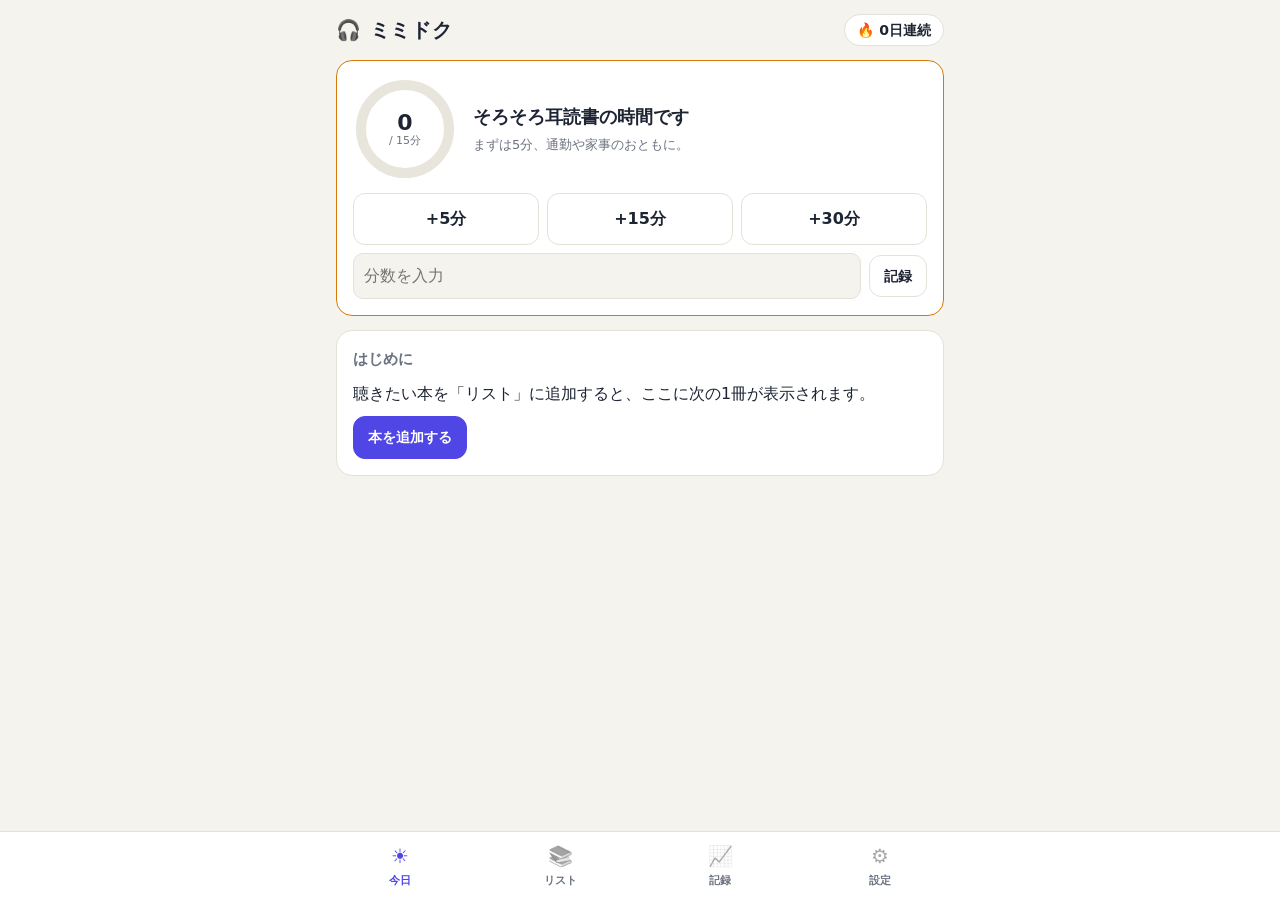
<file: index.html>
<!doctype html>
<html lang="ja">
<head>
<meta charset="utf-8">
<meta name="viewport" content="width=device-width, initial-scale=1, viewport-fit=cover">
<title>ミミドク — 耳読書の積読リスト＆習慣トラッカー</title>
<meta name="description" content="audiobook.jp と Audible の「次に聴く」リストを見える化し、1日1回の耳読書を習慣にするアプリ">
<meta name="theme-color" content="#1d2433">
<link rel="manifest" href="manifest.webmanifest">
<link rel="icon" href="icon.svg" type="image/svg+xml">
<link rel="apple-touch-icon" href="icon.svg">
<link rel="stylesheet" href="style.css">
</head>
<body>
<header class="top">
  <h1><span class="logo" aria-hidden="true">🎧</span> ミミドク</h1>
  <div id="streakChip" class="chip"></div>
</header>

<main id="view"></main>

<nav class="tabs" aria-label="メニュー">
  <button data-tab="today"><span>☀️</span>今日</button>
  <button data-tab="list"><span>📚</span>リスト</button>
  <button data-tab="stats"><span>📈</span>記録</button>
  <button data-tab="settings"><span>⚙️</span>設定</button>
</nav>

<div id="toast" role="status" aria-live="polite"></div>
<script src="app.js"></script>
</body>
</html>
</file>
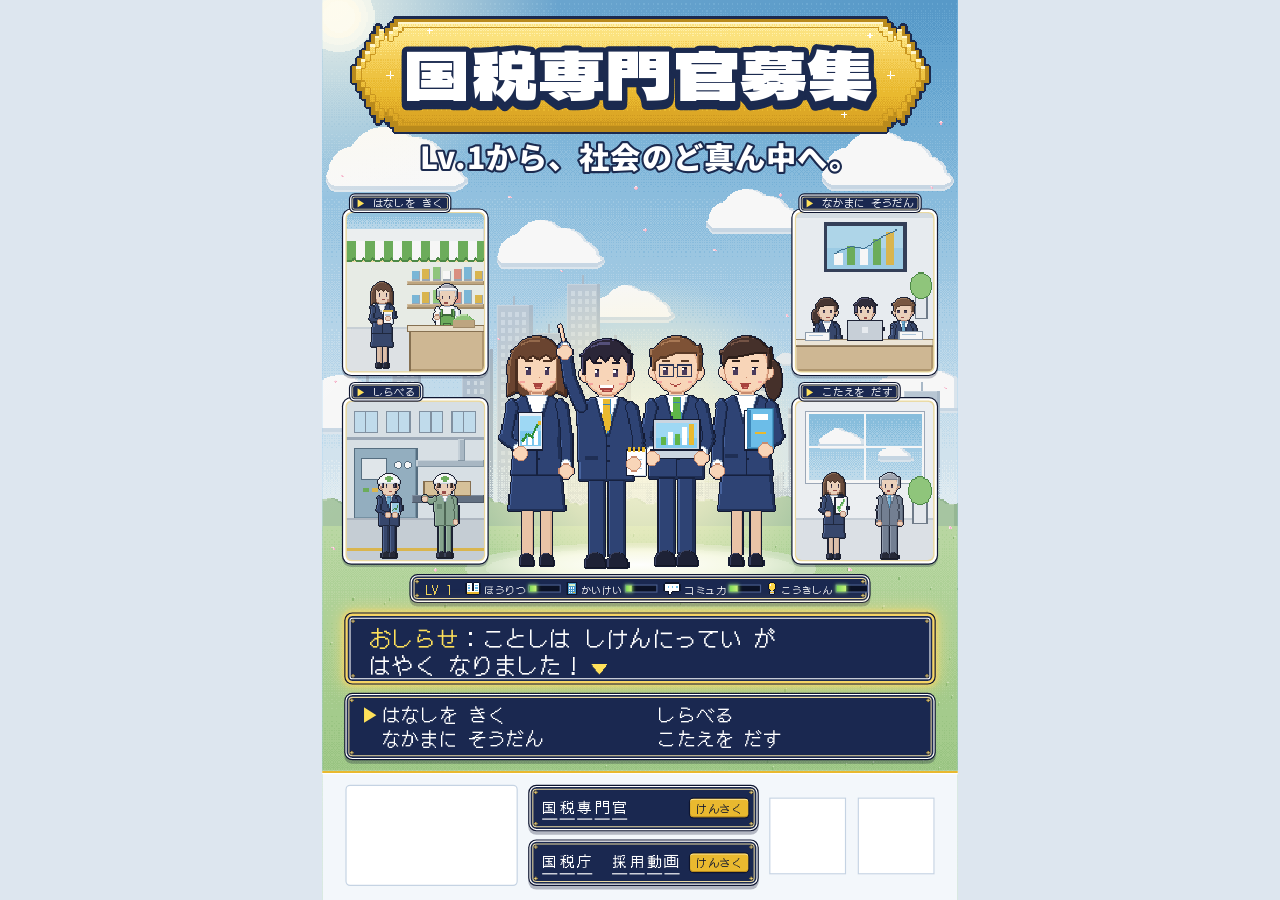
<file: poster/poster.html>
<!doctype html>
<html lang="ja">
<head>
<meta charset="utf-8">
<meta name="viewport" content="width=device-width, initial-scale=1">
<title>国税専門官募集 ポスター</title>
<link rel="preconnect" href="https://fonts.googleapis.com">
<link rel="preconnect" href="https://fonts.gstatic.com" crossorigin>
<link href="https://fonts.googleapis.com/css2?family=DotGothic16&family=Dela+Gothic+One&family=Noto+Sans+JP:wght@900&display=block" rel="stylesheet">
<style>
  /*
   * The poster is laid out on its art grid: 1 CSS px = 1 pixel-art dot.
   * 546 x 773 dots = B3 (364 x 515 mm, 1:1.414) at 1.5 dots/mm.
   * render.cjs screenshots it at deviceScaleFactor 8 for print.
   */
  :root {
    --navy: #1A2850;
    --navy-deep: #0E1530;
    --white: #FFFFFF;
    --pale-gold: #EAD9A0;
    --gold: #E9B92F;
    --gold-hi: #FFE15A;
    --sky: #6CBDE8;
    --green: #5FB548;
    --band: #F3F7FB;
    --line: #C5D3E3;
  }
  html, body { margin: 0; background: #DDE6EF; }
  body { min-height: 100vh; display: flex; align-items: flex-start; justify-content: center; }
  #stage { transform-origin: top center; }
  #poster {
    position: relative; width: 546px; height: 773px; overflow: hidden;
    background: #8FCBF2;
    font-family: "DotGothic16", sans-serif; color: var(--white);
    -webkit-font-smoothing: antialiased;
  }
  .abs { position: absolute; }
  .px { image-rendering: pixelated; image-rendering: crisp-edges; display: block; }
  .full { position: absolute; left: 0; top: 0; width: 546px; height: 773px; }

  /* ---- Layer 1: pale, soft, low-contrast backdrop ---- */
  #bg { filter: blur(0.6px) saturate(0.78) contrast(0.88) brightness(1.03); }
  #sunlight {
    background:
      radial-gradient(ellipse 260px 220px at 8px 6px, rgba(255,252,236,.85), rgba(255,250,230,.35) 45%, rgba(255,250,230,0) 75%),
      linear-gradient(135deg, rgba(255,255,255,.18) 0%, rgba(255,255,255,0) 40%);
  }

  /* ---- Title (zone 1) and catch copy (zone 2) ---- */
  svg text { font-kerning: normal; }
  #title text { font-family: "Dela Gothic One", "Noto Sans JP", sans-serif; }
  #catch text { font-family: "Noto Sans JP", sans-serif; font-weight: 900; }

  /* ---- Focal light behind the four characters ---- */
  #glow {
    left: 113px; top: 236px; width: 320px; height: 270px;
    background: radial-gradient(ellipse at 50% 55%, rgba(255,250,222,.95) 0%, rgba(255,246,206,.6) 35%, rgba(255,246,206,0) 70%);
  }
  #spot {
    left: 140px; top: 468px; width: 266px; height: 34px; border-radius: 50%;
    background: radial-gradient(ellipse at 50% 50%, rgba(255,255,255,.95) 0%, rgba(255,255,240,.7) 45%, rgba(255,255,240,0) 72%);
  }

  /* ---- Layer 2: scene panels ---- */
  .panel {
    width: 118px; height: 136px; padding: 1px; border: 2px solid var(--white); border-radius: 7px;
    background: var(--pale-gold);
    box-shadow: 0 0 0 1px var(--navy-deep), 0 2px 0 1px rgba(14,21,48,.25);
  }
  .panel img { width: 118px; height: 136px; border-radius: 5px; filter: saturate(.8) contrast(.93) blur(.22px); }
  .tab {
    position: absolute; left: 4px; top: -15px; height: 13px; padding: 0 5px 0 4px;
    background: var(--navy); border: 1px solid var(--white); border-radius: 4px;
    box-shadow: 0 0 0 1px var(--navy-deep), inset 0 0 0 1px var(--navy), inset 0 0 0 1.6px var(--pale-gold);
    font-size: 9px; line-height: 13px; white-space: nowrap; letter-spacing: .2px;
  }
  .tab b, .cmd b { color: var(--gold-hi); font-weight: normal; }

  /* ---- Shared UI window ---- */
  .win {
    position: absolute; box-sizing: border-box;
    background: var(--navy); border: 1.5px solid var(--white); border-radius: 6px;
    box-shadow: 0 0 0 1px var(--navy-deep), inset 0 0 0 1.5px var(--navy), inset 0 0 0 2.4px var(--pale-gold),
                0 3px 0 1px rgba(14,21,48,.28);
  }
  .cn { position: absolute; width: 1px; height: 1px; background: #FFF4C2;
        box-shadow: 1px 0 var(--gold), -1px 0 var(--gold), 0 1px var(--gold), 0 -1px var(--gold); }
  .cn.tl { left: 4px; top: 4px; } .cn.tr { right: 4px; top: 4px; }
  .cn.bl { left: 4px; bottom: 4px; } .cn.br { right: 4px; bottom: 4px; }

  /* status bar */
  #status { left: 76px; top: 494px; width: 394px; height: 23px; display: flex; align-items: center; gap: 0; padding: 0 9px 0 12px; }
  #status .lv { color: var(--gold-hi); font-size: 11px; letter-spacing: .5px; margin-right: 10px; white-space: nowrap; }
  #status .stat { display: flex; align-items: center; flex: 1; gap: 3px; }
  #status .stat img { height: 11px; width: auto; }
  #status .stat span { font-size: 8.5px; white-space: nowrap; }
  #status .gauge { position: relative; width: 26px; height: 5px; margin-left: auto; margin-right: 6px; background: #0B1226;
                   box-shadow: 0 0 0 1px #4A5D8E; }
  #status .gauge i { position: absolute; left: 0; top: 0; bottom: 0; background: linear-gradient(90deg, #7CDB5A, #C9F27A);
                     box-shadow: 0 0 3px 1px rgba(160,240,110,.75); }

  /* notice window: the most eye-catching UI element */
  #notice {
    left: 20px; top: 527px; width: 506px; height: 60px; padding: 7px 16px 0 18px;
    border: 2px solid #F6D466;
    box-shadow: 0 0 0 1px var(--navy-deep), inset 0 0 0 1.5px var(--navy), inset 0 0 0 2.4px var(--white),
                0 0 5px 2px rgba(255,214,90,.85), 0 0 14px 5px rgba(255,220,120,.5);
    font-size: 19px; line-height: 23px; letter-spacing: .4px;
  }
  #notice .k { color: var(--gold-hi); }
  #notice .next { color: var(--gold-hi); font-size: 14px; margin-left: 6px; animation: blink 1s steps(1) infinite; }
  @keyframes blink { 50% { opacity: 0; } }

  /* command window */
  #command {
    left: 20px; top: 596px; width: 506px; height: 56px; padding: 6px 0 0 30px;
    display: grid; grid-template-columns: 1fr 1fr; grid-auto-rows: 21px; font-size: 16px; line-height: 21px;
  }
  .cmd { white-space: nowrap; letter-spacing: .4px; }
  .cmd b { display: inline-block; width: 18px; margin-left: -18px; }

  /* ---- Zone 6: exam information band ---- */
  #band { left: 0; top: 662px; width: 546px; height: 111px; background: var(--band);
          box-shadow: inset 0 2px 0 var(--gold), inset 0 3px 0 #FFFFFF; }
  #dates { left: 20px; top: 674px; width: 148px; height: 87px; background: #FFFFFF; border: 1px solid var(--line);
           border-radius: 4px; box-sizing: border-box; }
  .search { width: 196px; height: 38px; display: flex; align-items: center; padding: 0 7px 0 10px; }
  .slots { display: flex; gap: 2px; flex: 1; }
  .slot { width: 13px; height: 18px; font-size: 12.5px; line-height: 16px; text-align: center; border-bottom: 1px solid #FFFFFF; }
  .slot.sp { border-bottom-color: transparent; }
  .kensaku { height: 16px; padding: 0 5px; border-radius: 3px; background: var(--gold); color: var(--navy-deep);
             font-size: 9.5px; line-height: 16px; box-shadow: inset 0 1px 0 #FFE89A, inset 0 -1px 0 #B98A1C, 0 0 0 1px var(--navy-deep); }
  .qr { width: 66px; height: 66px; background: #FFFFFF; border: 1px solid var(--line); box-sizing: border-box; }
</style>
</head>
<body>
<div id="stage">
<div id="poster">
  <!-- Layer 1: background -->
  <img id="bg" class="full px" src="art/background.png" alt="">
  <div id="sunlight" class="full"></div>

  <!-- Zone 1: title logo on gold emblem plate -->
  <img class="full px" src="art/title_plate.png" alt="">
  <svg id="title" class="abs" style="left:0;top:0" width="546" height="120" viewBox="0 0 546 120">
    <text x="273" y="87" text-anchor="middle" font-size="56" letter-spacing="2"
          fill="#1B2A4F" stroke="#1B2A4F" stroke-width="9" stroke-linejoin="round" transform="translate(0 3)">国税専門官募集</text>
    <text x="273" y="87" text-anchor="middle" font-size="56" letter-spacing="2"
          fill="#FFFFFF" stroke="#1B2A4F" stroke-width="9" stroke-linejoin="round" paint-order="stroke">国税専門官募集</text>
  </svg>

  <!-- Zone 2: catch copy -->
  <svg id="catch" class="abs" style="left:0;top:116px" width="546" height="40" viewBox="0 0 546 40">
    <text x="273" y="29" text-anchor="middle" font-size="26" letter-spacing="1"
          fill="#FFFFFF" stroke="#1B2A4F" stroke-width="3.6" stroke-linejoin="round" paint-order="stroke">Lv.1から、社会のど真ん中へ。</text>
  </svg>

  <!-- Zone 3: main visual -->
  <div id="glow" class="abs"></div>

  <div class="panel abs" style="left:18px;top:180px">
    <div class="tab"><b>▶</b> はなしを きく</div>
    <img class="px" src="art/panel_listen.png" alt="">
  </div>
  <div class="panel abs" style="left:18px;top:342px">
    <div class="tab"><b>▶</b> しらべる</div>
    <img class="px" src="art/panel_investigate.png" alt="">
  </div>
  <div class="panel abs" style="left:404px;top:180px">
    <div class="tab"><b>▶</b> なかまに そうだん</div>
    <img class="px" src="art/panel_consult.png" alt="">
  </div>
  <div class="panel abs" style="left:404px;top:342px">
    <div class="tab"><b>▶</b> こたえを だす</div>
    <img class="px" src="art/panel_answer.png" alt="">
  </div>

  <div id="spot" class="abs"></div>
  <img class="full px" src="art/characters.png" alt="">
  <img class="full px" src="art/petals.png" alt="">

  <div id="status" class="win">
    <span class="lv">LV 1</span>
    <div class="stat"><img class="px" src="art/icon_book.png" alt=""><span>ほうりつ</span><div class="gauge"><i style="width:22%"></i></div></div>
    <div class="stat"><img class="px" src="art/icon_calc.png" alt=""><span>かいけい</span><div class="gauge"><i style="width:18%"></i></div></div>
    <div class="stat"><img class="px" src="art/icon_talk.png" alt=""><span>コミュ力</span><div class="gauge"><i style="width:26%"></i></div></div>
    <div class="stat"><img class="px" src="art/icon_bulb.png" alt=""><span>こうきしん</span><div class="gauge"><i style="width:30%"></i></div></div>
  </div>

  <!-- Zone 4: notice window -->
  <div id="notice" class="win">
    <div><span class="k">おしらせ</span>：ことしは しけんにってい が</div>
    <div>はやく なりました！<span class="next">▼</span></div>
  </div>

  <!-- Zone 5: command window -->
  <div id="command" class="win">
    <div class="cmd"><b>▶</b>はなしを きく</div>
    <div class="cmd">しらべる</div>
    <div class="cmd">なかまに そうだん</div>
    <div class="cmd">こたえを だす</div>
  </div>

  <!-- Zone 6: information band -->
  <div id="band" class="abs"></div>
  <div id="dates" class="abs"></div>
  <div class="search win" style="left:178px;top:675px">
    <div class="slots"><span class="slot">国</span><span class="slot">税</span><span class="slot">専</span><span class="slot">門</span><span class="slot">官</span></div>
    <span class="kensaku">けんさく</span>
  </div>
  <div class="search win" style="left:178px;top:722px">
    <div class="slots"><span class="slot">国</span><span class="slot">税</span><span class="slot">庁</span><span class="slot sp"></span><span class="slot">採</span><span class="slot">用</span><span class="slot">動</span><span class="slot">画</span></div>
    <span class="kensaku">けんさく</span>
  </div>
  <div class="qr abs" style="left:384px;top:685px"></div>
  <div class="qr abs" style="left:460px;top:685px"></div>
</div>
</div>
<script>
  // pixel-accent corners on every UI window
  document.querySelectorAll('.win, .tab').forEach(function (w) {
    if (w.classList.contains('tab')) return;
    ['tl', 'tr', 'bl', 'br'].forEach(function (k) {
      var i = document.createElement('i'); i.className = 'cn ' + k; w.appendChild(i);
    });
  });
  // fit to the browser window unless rendering for print
  function fit() {
    if (location.search.indexOf('render') >= 0) return;
    var s = Math.min(window.innerWidth / 546, window.innerHeight / 773);
    document.getElementById('stage').style.transform = 'scale(' + s + ')';
  }
  window.addEventListener('resize', fit); fit();
</script>
</body>
</html>
</file>
<file: style.css>
:root {
  --bg: #f5f3ee;
  --card: #ffffff;
  --ink: #1d2433;
  --sub: #6b7280;
  --line: #e4e1d9;
  --accent: #4f46e5;
  --accent-ink: #ffffff;
  --ok: #16a34a;
  --warn: #d97706;
  --abj: #0d9488;      /* audiobook.jp */
  --aud: #ea7a0c;      /* Audible */
  --h0: #e8e5dd; --h1: #c7d2fe; --h2: #818cf8; --h3: #4338ca;
}
@media (prefers-color-scheme: dark) {
  :root {
    --bg: #12161f; --card: #1d2433; --ink: #eef0f5; --sub: #9aa3b5; --line: #2c3548;
    --accent: #818cf8; --accent-ink: #12161f;
    --h0: #262e40; --h1: #3730a3; --h2: #6366f1; --h3: #a5b4fc;
  }
}
* { box-sizing: border-box; }
html, body { margin: 0; }
body {
  background: var(--bg); color: var(--ink);
  font-family: system-ui, -apple-system, "Hiragino Sans", "Noto Sans JP", "Yu Gothic UI", sans-serif;
  line-height: 1.6; -webkit-text-size-adjust: 100%;
  padding-bottom: calc(76px + env(safe-area-inset-bottom));
}
button, input, select { font: inherit; color: inherit; }
button { cursor: pointer; }

.top {
  display: flex; align-items: center; justify-content: space-between;
  max-width: 640px; margin: 0 auto; padding: 14px 16px 6px;
}
.top h1 { font-size: 20px; margin: 0; letter-spacing: .04em; }
.chip {
  background: var(--card); border: 1px solid var(--line); border-radius: 999px;
  padding: 4px 12px; font-size: 14px; font-weight: 600;
}
main { max-width: 640px; margin: 0 auto; padding: 8px 16px 24px; }

.card {
  background: var(--card); border: 1px solid var(--line); border-radius: 16px;
  padding: 16px; margin-bottom: 14px;
}
.card h2 { font-size: 15px; margin: 0 0 10px; color: var(--sub); font-weight: 600; }
.muted { color: var(--sub); font-size: 13px; }
.row { display: flex; gap: 8px; align-items: center; flex-wrap: wrap; }
.grow { flex: 1 1 auto; min-width: 0; }

/* 今日 */
.hero { display: flex; gap: 16px; align-items: center; }
.ring { flex: 0 0 auto; width: 104px; height: 104px; position: relative; }
.ring svg { transform: rotate(-90deg); }
.ring .num {
  position: absolute; inset: 0; display: grid; place-content: center; text-align: center;
  font-weight: 700; font-size: 22px; line-height: 1.1;
}
.ring .num small { display: block; font-size: 11px; color: var(--sub); font-weight: 500; }
.hero h3 { margin: 0 0 4px; font-size: 18px; }
.nudge { border-color: var(--warn); }
.done-today { border-color: var(--ok); }

.btn {
  border: 1px solid var(--line); background: var(--card); border-radius: 12px;
  padding: 9px 14px; font-weight: 600; font-size: 14px; text-decoration: none; display: inline-block;
}
.btn.primary { background: var(--accent); border-color: var(--accent); color: var(--accent-ink); }
.btn.small { padding: 5px 10px; font-size: 13px; border-radius: 10px; }
.btn.ghost { border-color: transparent; background: transparent; color: var(--sub); }
.btn:active { transform: translateY(1px); }
.quick { display: grid; grid-template-columns: repeat(3, 1fr); gap: 8px; margin-top: 12px; }
.quick .btn { padding: 12px 0; font-size: 16px; text-align: center; }

.badge {
  display: inline-block; font-size: 11px; font-weight: 700; color: #fff;
  border-radius: 6px; padding: 1px 7px; vertical-align: middle; white-space: nowrap;
}
.badge.audiobookjp { background: var(--abj); }
.badge.audible { background: var(--aud); }

.bar { height: 8px; background: var(--h0); border-radius: 99px; overflow: hidden; margin: 8px 0 4px; }
.bar > i { display: block; height: 100%; background: var(--accent); border-radius: 99px; }

/* リスト */
.book { display: flex; gap: 10px; align-items: flex-start; padding: 12px 0; border-top: 1px solid var(--line); }
.book:first-of-type { border-top: 0; }
.book .pos {
  flex: 0 0 28px; height: 28px; border-radius: 50%; background: var(--h0);
  display: grid; place-content: center; font-weight: 700; font-size: 13px;
}
.book.listening .pos { background: var(--accent); color: var(--accent-ink); }
.book .t { font-weight: 600; word-break: break-word; }
.book .t a { color: inherit; }
.book .acts { margin-top: 6px; }
.seg { display: flex; background: var(--h0); border-radius: 12px; padding: 3px; margin-bottom: 12px; }
.seg button { flex: 1; border: 0; background: transparent; border-radius: 9px; padding: 7px 4px; font-size: 13px; font-weight: 600; color: var(--sub); }
.seg button.on { background: var(--card); color: var(--ink); }

form.add { display: grid; gap: 8px; }
form.add .two { display: grid; grid-template-columns: 1fr 1fr; gap: 8px; }
input[type=text], input[type=url], input[type=number], input[type=time], select {
  width: 100%; border: 1px solid var(--line); background: var(--bg); border-radius: 10px; padding: 9px 10px; min-width: 0;
}
label { font-size: 12px; color: var(--sub); display: grid; gap: 3px; }

/* 記録 */
.stats { display: grid; grid-template-columns: repeat(3, 1fr); gap: 8px; }
.stat { background: var(--bg); border-radius: 12px; padding: 10px; text-align: center; }
.stat b { display: block; font-size: 22px; }
.stat span { font-size: 11px; color: var(--sub); }
.heat { display: grid; grid-template-rows: repeat(7, 1fr); grid-auto-flow: column; grid-auto-columns: 1fr; gap: 3px; }
.heat i { aspect-ratio: 1; border-radius: 3px; background: var(--h0); }
.heat i.l1 { background: var(--h1); } .heat i.l2 { background: var(--h2); } .heat i.l3 { background: var(--h3); }
.heat i.future { visibility: hidden; }
.heat i.today { outline: 2px solid var(--ink); outline-offset: -1px; }
.legend { display: flex; gap: 4px; align-items: center; justify-content: flex-end; margin-top: 8px; font-size: 11px; color: var(--sub); }
.legend i { width: 11px; height: 11px; border-radius: 3px; display: inline-block; }
.stack { display: flex; height: 26px; border-radius: 8px; overflow: hidden; background: var(--h0); }
.stack i { display: block; height: 100%; }
.stack .audiobookjp { background: var(--abj); } .stack .audible { background: var(--aud); }
.dot { display: inline-block; width: 10px; height: 10px; border-radius: 3px; margin-right: 5px; }

/* タブ */
.tabs {
  position: fixed; left: 0; right: 0; bottom: 0; z-index: 5;
  display: flex; justify-content: center; background: var(--card); border-top: 1px solid var(--line);
  padding-bottom: env(safe-area-inset-bottom);
}
.tabs button {
  flex: 1; max-width: 160px; border: 0; background: transparent; padding: 8px 0 10px;
  font-size: 11px; color: var(--sub); font-weight: 600;
}
.tabs button span { display: block; font-size: 20px; filter: grayscale(1); opacity: .6; }
.tabs button.on { color: var(--accent); }
.tabs button.on span { filter: none; opacity: 1; }

#toast {
  position: fixed; left: 50%; bottom: calc(90px + env(safe-area-inset-bottom)); transform: translateX(-50%);
  background: var(--ink); color: var(--bg); padding: 10px 18px; border-radius: 99px; font-size: 14px; font-weight: 600;
  opacity: 0; pointer-events: none; transition: opacity .25s; max-width: 90vw; text-align: center; z-index: 9;
}
#toast.show { opacity: 1; }
</file>
